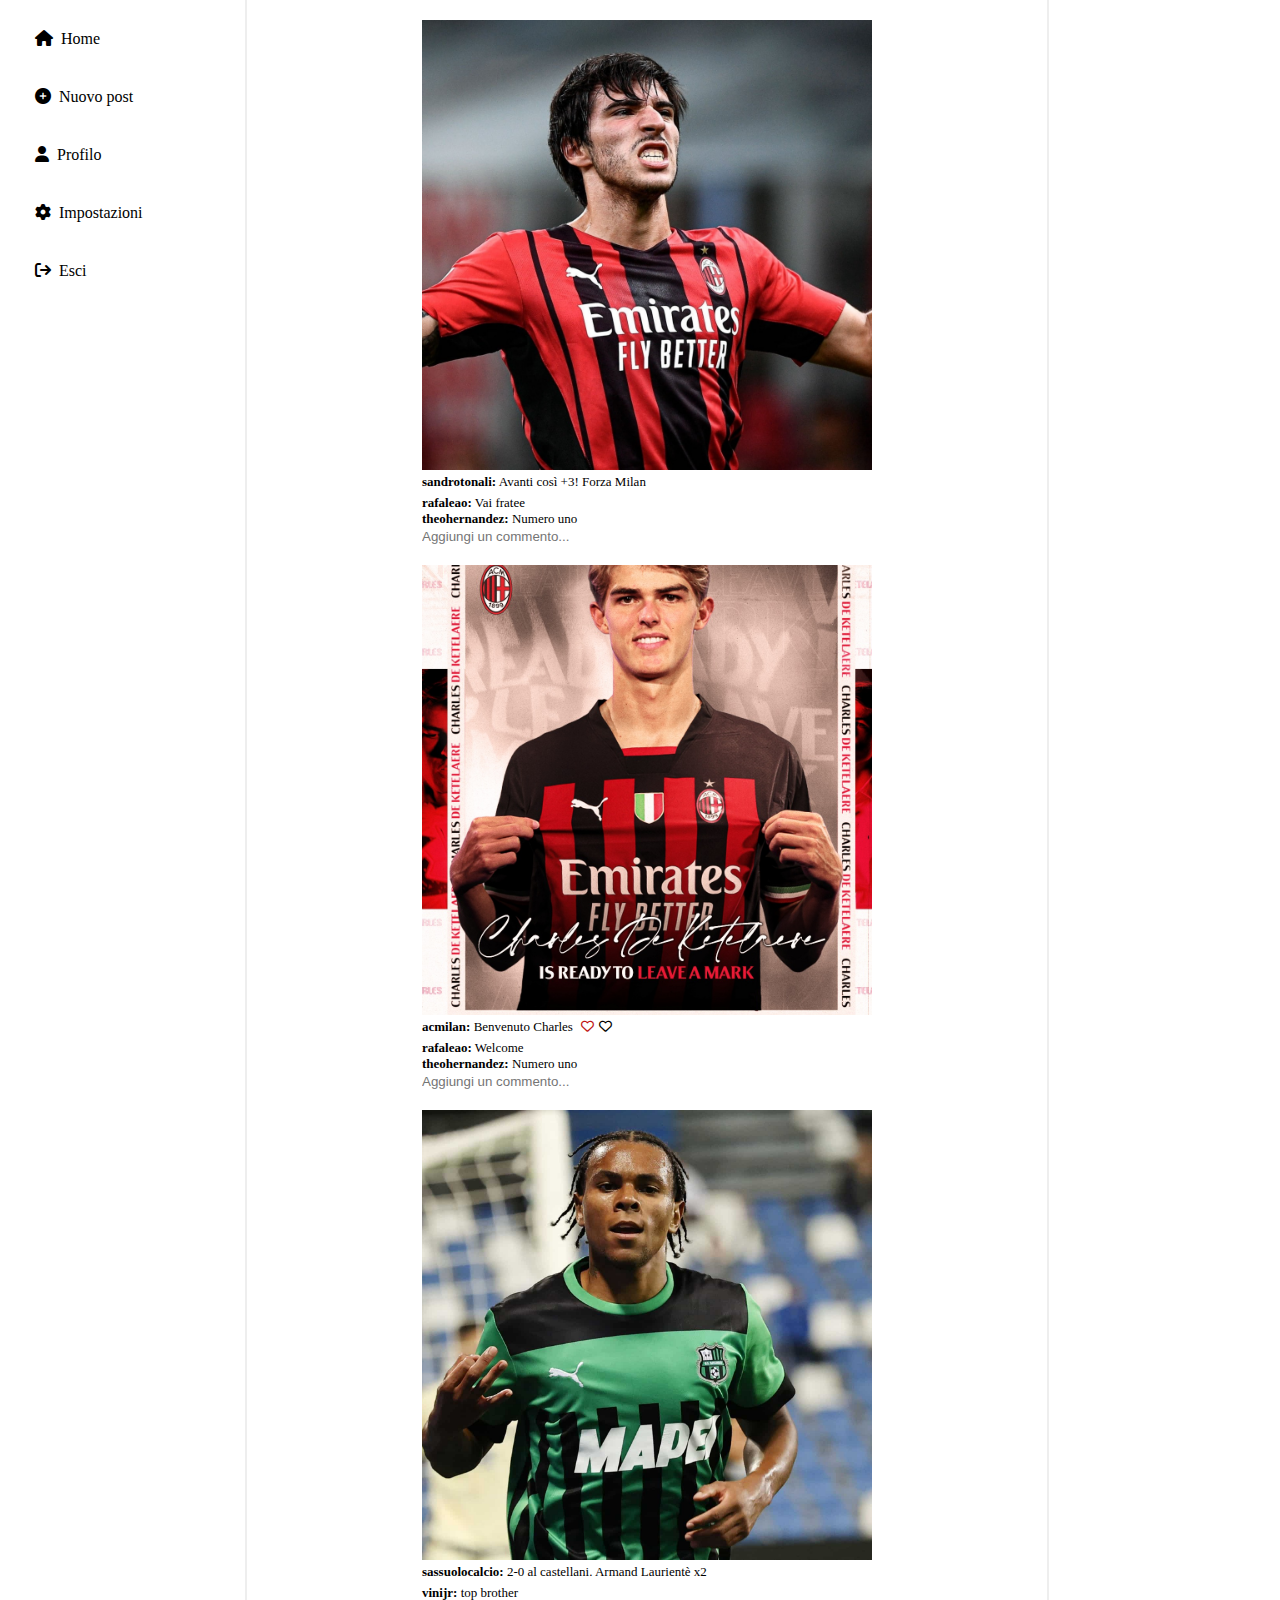
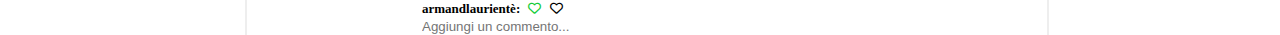
<file: index.html>
<!DOCTYPE html>
<html lang="en">
<head>
    <meta charset="UTF-8">
    <meta http-equiv="X-UA-Compatible" content="IE=edge">
    <meta name="viewport" content="width=device-width, initial-scale=1.0">
    <link rel="stylesheet" href="style.css">
    <link rel="stylesheet" href="https://cdnjs.cloudflare.com/ajax/libs/font-awesome/6.3.0/css/all.min.css">
    <link rel="icon" type="image/x-icon" href="./instagram.svg">
    <title>Polibagram</title>
</head>

<body>
    <nav>
        <div class="side-menu">
            <ul>
                <span class="nav-bar-span"><li><i class="fa-solid fa-home"></i> <a class="nav-bar-link" href="">Home</a></li></span>
                <span class="nav-bar-span"><li><i class="fa-solid fa-plus-circle"></i> <a  class="nav-bar-link" href="">Nuovo post</a></li></span> 
                <span class="nav-bar-span"><li><i class="fa-solid fa-user"></i><a class="nav-bar-link" href="">Profilo</a></li></span>
                <span class="nav-bar-span"><li><i class="fa-solid fa-gear"></i><a class="nav-bar-link" href="">Impostazioni</a></li></span>
                <span class="nav-bar-span"><li><i class="fa-solid fa-arrow-right-from-bracket"></i><a class="nav-bar-link" href="login.html">Esci</a></li></span>
            </ul>
        </div>
    </nav>

    <main>
        <div class="main-content">
            <div class="post-container">
                <figure>
                    <img src="./sandro.jfif">

                    <div class="author-description">
                       <span class="author">sandrotonali:</span>
                       <span class="description">Avanti così +3! Forza Milan</span>
                    </div>

                    <div class="comments author-comment">
                        <span class="author">rafaleao:</span>
                        <span class="description">Vai fratee</span>
                    </div>

                    <div class="comments author-comment">
                        <span class="author">theohernandez:</span>
                        <span class="description">Numero uno</span>
                    </div>
    
                    <div class="add-comment">
                        <form>
                            <input class="add-comment" type="text" placeholder="Aggiungi un commento...">
                        </form>   
                    </div>

                </figure>

                <figure>
                    <img src="charles.jpg">

                    <div class="author-description">
                       <span class="author">acmilan:</span>
                       <span class="description">Benvenuto Charles <i class="fa-sharp fa-regular fa-heart" style="color: #c01616;"></i><i class="fa-sharp fa-regular fa-heart" style="color: #000000;"></i></span>
                    </div>

                    <div class="comments author-comment">
                        <span class="author">rafaleao:</span>
                        <span class="description">Welcome</span>
                    </div>

                    <div class="comments author-comment">
                        <span class="author">theohernandez:</span>
                        <span class="description">Numero uno</span>
                    </div>
    
                    <div class="add-comment">
                        <form>
                            <input class="add-comment" type="text" placeholder="Aggiungi un commento...">
                        </form>   
                    </div>

                </figure>

                <figure>
                    <img src="./lauriente.jpg">

                    <div class="author-description">
                       <span class="author">sassuolocalcio:</span>
                       <span class="description">2-0 al castellani. Armand Laurientè x2</span>
                    </div>

                    <div class="comments author-comment">
                        <span class="author">vinijr:</span>
                        <span class="description">top brother</span>
                    </div>

                    <div class="comments author-comment">
                        <span class="author">armandlaurientè:</span>
                        <span class="description"><i class="fa-sharp fa-regular fa-heart" style="color: #14cc39;"></i> <i class="fa-sharp fa-regular fa-heart" style="color: #000000;"></i></span>
                    </div>
    
                    <div class="add-comment">
                        <form>
                            <input class="add-comment" type="text" placeholder="Aggiungi un commento...">
                        </form>   
                    </div>

                </figure>
            

               

            </div>
        </div>
    </main>

    <aside>
        <div class="side-sponsor">

        </div>
    </aside>
</body>
</html>
</file>
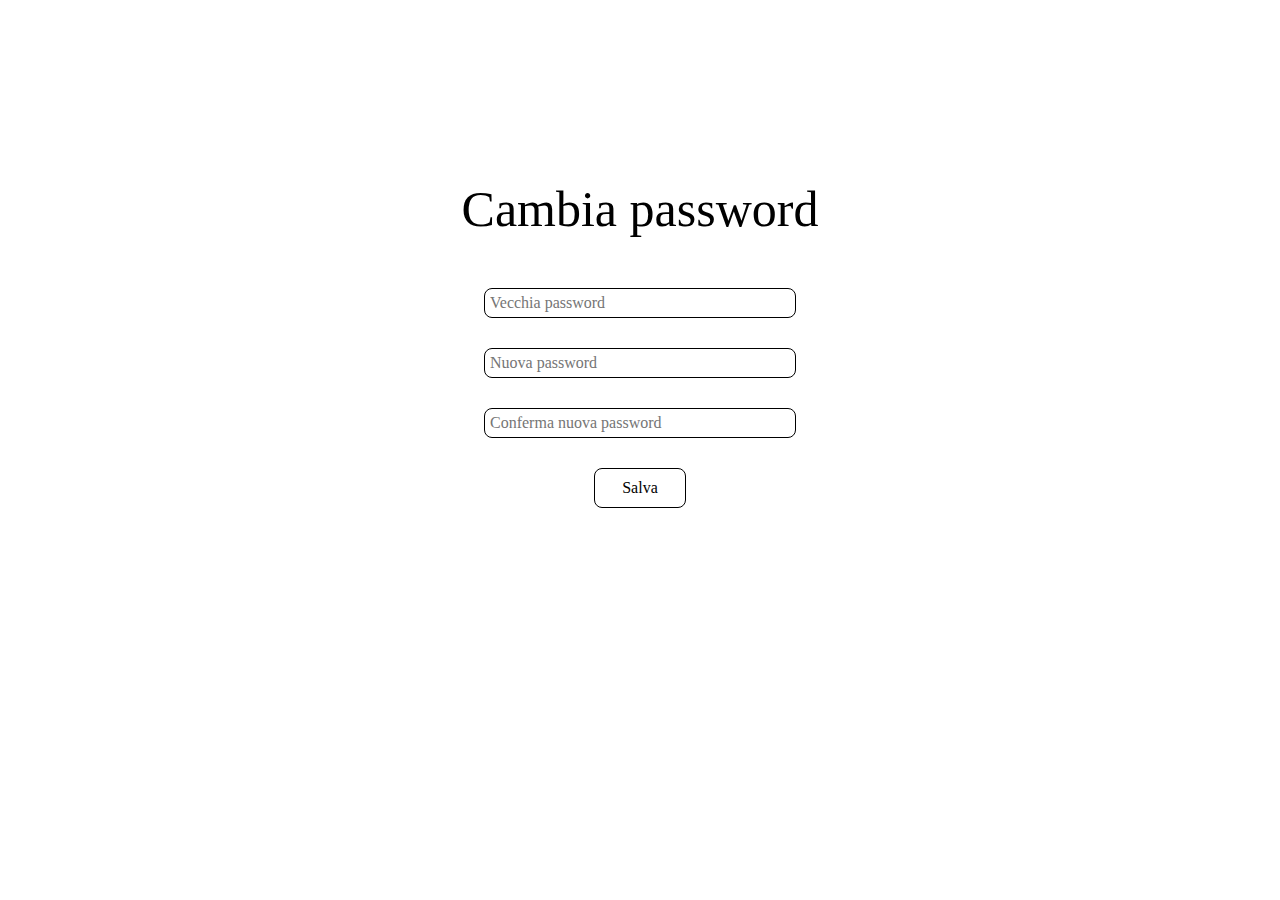
<file: forget-psw.html>
<!DOCTYPE html>
<html lang="en">
<head>
    <meta charset="UTF-8">
    <meta http-equiv="X-UA-Compatible" content="IE=edge">
    <meta name="viewport" content="width=device-width, initial-scale=1.0">
    <link rel="stylesheet" href="login.css">
    <link rel="stylesheet" href="https://cdnjs.cloudflare.com/ajax/libs/font-awesome/6.3.0/css/all.min.css">
    <link rel="icon" type="image/x-icon" href="./instagram.svg">
    <title>Polibagram</title>
</head>
<body>
    <main>
        <div class="main-content">
            <div class="login-container">
                <h4 class="init-text">Cambia password</h4>
                <form method="post" action="index.html">
                    

                    <input class="insert-cred" type="password" placeholder="Vecchia password">

                    <input class="insert-cred" type="password" placeholder="Nuova password">

                    <input class="insert-cred" type="password" placeholder="Conferma nuova password">

                    <div class="button-container">
                        <a class="login-link" href="./index.html"><input class="submit-button" type="submit" value="Salva"></a>
                    </div>
                </form>
            </div>
        </div>
    </main>
</body>
</html>
</file>
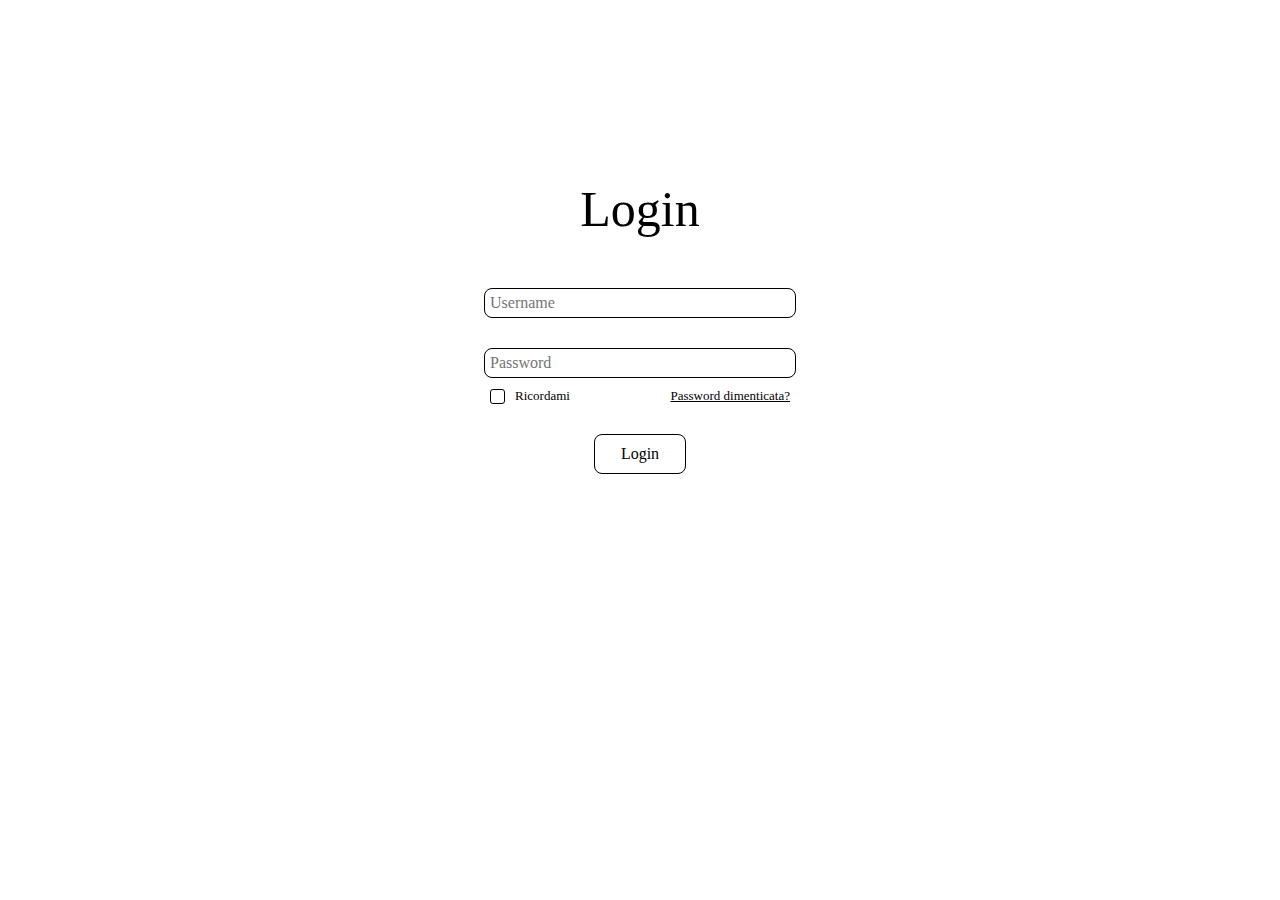
<file: login.html>
<!DOCTYPE html>
<html lang="en">
<head>
    <meta charset="UTF-8">
    <meta http-equiv="X-UA-Compatible" content="IE=edge">
    <meta name="viewport" content="width=device-width, initial-scale=1.0">
    <link rel="stylesheet" href="login.css">
    <link rel="stylesheet" href="https://cdnjs.cloudflare.com/ajax/libs/font-awesome/6.3.0/css/all.min.css">
    <link rel="icon" type="image/x-icon" href="./instagram.svg">
    <title>Polibagram</title>
</head>
<body>
    <main>
        <div class="main-content">
            <div class="login-container">
                <h4 class="init-text">Login</h4>
                <form method="post" action="index.html">
                    

                    <input class="insert-cred" type="text" placeholder="Username">

                    <input class="insert-cred" type="password" placeholder="Password">

                    <div class="check-psw-container">
                        <label  class="checkbox" for="checkbox-id">
                            <input type="checkbox" class="checkbox-input" name="remember-me" id="checkbox-id">
                            <div class="checkbox-box"></div>
                            <p class="checkbox-text">Ricordami</p>
                        </label>

                            <a class="forget-psw" href="./forget-psw.html">Password dimenticata?</a>
                        
                    </div>

                    <div class="button-container">
                        <a class="login-link" href="./index.html"><input class="submit-button" type="submit" value="Login"></a>
                    </div>
                </form>
            </div>
        </div>
    </main>
</body>
</html>
</file>
<file: style.css>
* {
    margin: 0;
    padding: 0;
    border: 0;
    outline: none;
    box-sizing: border-box;
}

body {
    display: flex;
    justify-content: space-between;
}

.side-menu {
    width: 245px;
}

.side-menu ul li {
    margin-top: 20px;
    list-style: none;
    display: inline-flex;
    width: 130px;
    justify-content: flex-start;
    padding-top: 10px;
    padding-bottom: 10px;
}

.nav-bar-link{
    text-decoration: none;
    color: black;
    margin-left: 8px;
    font-family: "Century Gothic";
    
}

.side-menu ul li:hover {
    border: 1px solid black;
    border-radius: 8px;
}

.nav-bar-span {
    margin-left: 30px;
}

i {
    margin-left: 5px;
}

nav {
    flex: left;
    border-right: 2px solid #EEEEEE;
    position: sticky;
}

.side-sponsor {
    width: 350px;
    height: 500px;
    flex: 1 350px;
}

.main-content {
    width: 800px;
    flex: 3 800px;
    position: flex;
    justify-content: center;
}

.post-container {
    display: flex;
    justify-content: center;
    flex-wrap: wrap;
}

.post-container img {
    width: 450px;
    height: 450px;
    object-fit: cover;
    margin-top: 20px;
}

.author {
    font-weight: bold;
}

.author-description{
    font-family: "Century Gothic";
    font-size: small;
    margin-bottom: 5px;
}

.author-comment{
    font-family: "Century Gothic";
    font-size: small;
}

.add-comment {
    width: 450px;
}

aside {
    flex: left;
    border-left: 2px solid #EEEEEE;
    position: sticky;
}
</file>
<file: login.css>
* {
    margin: 0;
    padding: 0;
    border: 0;
    outline: none;
    box-sizing: border-box;
}

body {
    display: flex;
    justify-content: center;
}

.main-content {
    width: 650px;
    height: 500px;
    display: flex;
    justify-content: center;
    margin-top: 100px;
    margin-bottom: 100px;
}

.login-container {
    display: flex;
    flex-direction: column;
    width: 450px;
    margin-top: 50px;
    margin-bottom: 50px;
}

form {
    display: flex;
    flex-direction: column;
    align-items: center;
}

.submit-button {
    display: block;
    font-family: "Century Gothic";
    cursor: pointer;
    border-radius: 8px;
    padding: 10px;
    width: 70px;
    text-align: center;
}

form:nth-child(2) {
    margin-top: 20px;
}

.insert-cred {
    display: block;
    font-family: "Century Gothic";
    margin-top: 30px;
    width: 300px;
    padding: 5px;
}

.init-text {
    font-family: "Century Gothic";
    font-weight: lighter;
    font-size: 50px;
    margin-top: 30px;
    align-self: center;
}

input {
    all: unset;
    border: 1px solid black ;
    border-radius: 8px;
    
}

.login-link {
    display: inline-block;
    text-decoration: none;
    color: black;
}

.button-container {
    margin-top: 30px;
}

.check-psw-container {
    display: flex;
    width: 300px;
    margin-top: 10px;
    justify-content: space-between;
}

.checkbox {
    display: inline-flex;
    align-items: center;
}

.checkbox-input {
    display: none;
}

.checkbox-box {
    width: 15px;
    height: 15px;
    border: 1px solid black;
    border-radius: 3px;
    display: flex;
    align-items: center;
    justify-content: center;
    margin-right: 10px;
    flex-shrink: 0;
    transition: background-color 0.15s, border-color 0.15s;
}

.checkbox-box::after {
    content: '\01F5F8';
    color: black;
    transform: scale(0);
    transition: transform 0.15s;
}

.checkbox-input:checked + .checkbox-box{
    background-color: white;
    border-color: black;
}

.checkbox-input:checked + .checkbox-box::after {
    transform: scale(1);
}

.checkbox-text {
    font-family: "Century Gothic";
    font-weight: lighter;
    font-size: small;
}

.forget-psw {
    text-decoration: underline;
    color: black;
    font-family: "Century Gothic";
    font-weight: lighter;
    font-size: small;
}
</file>
